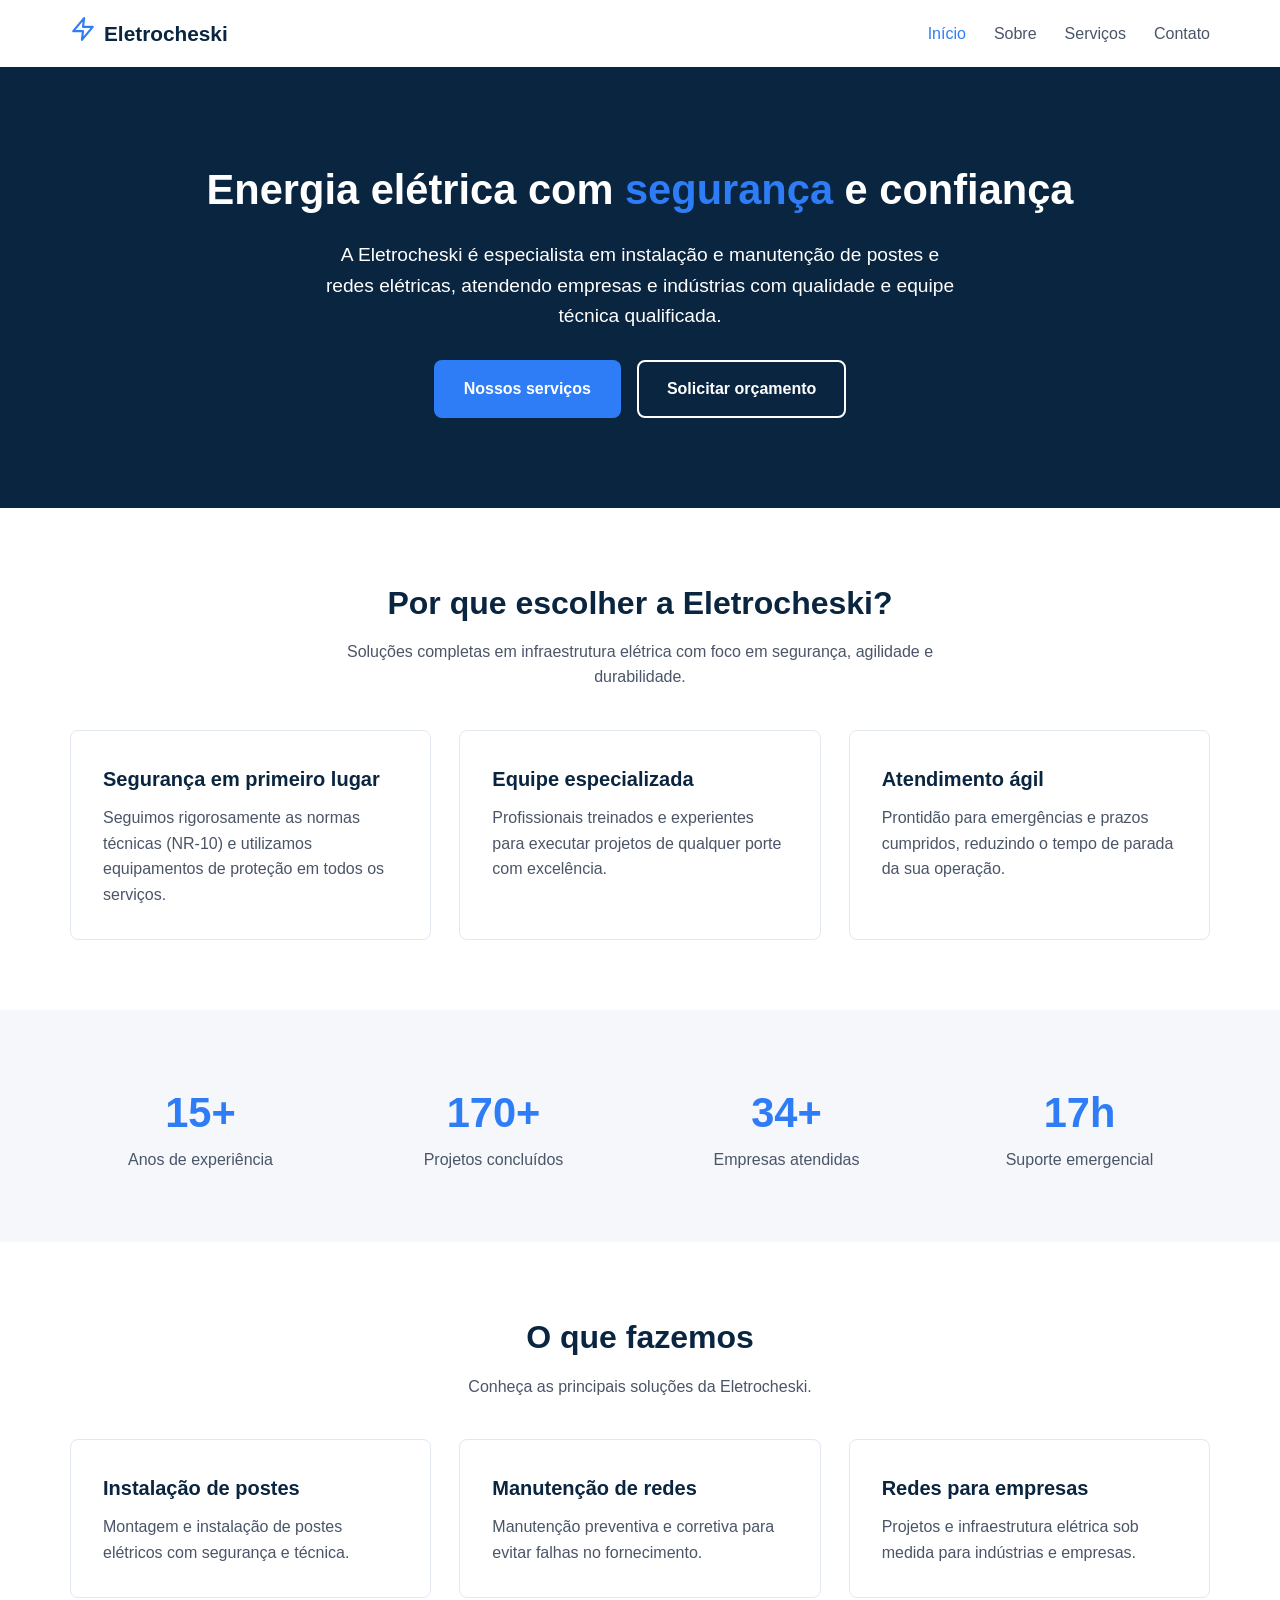
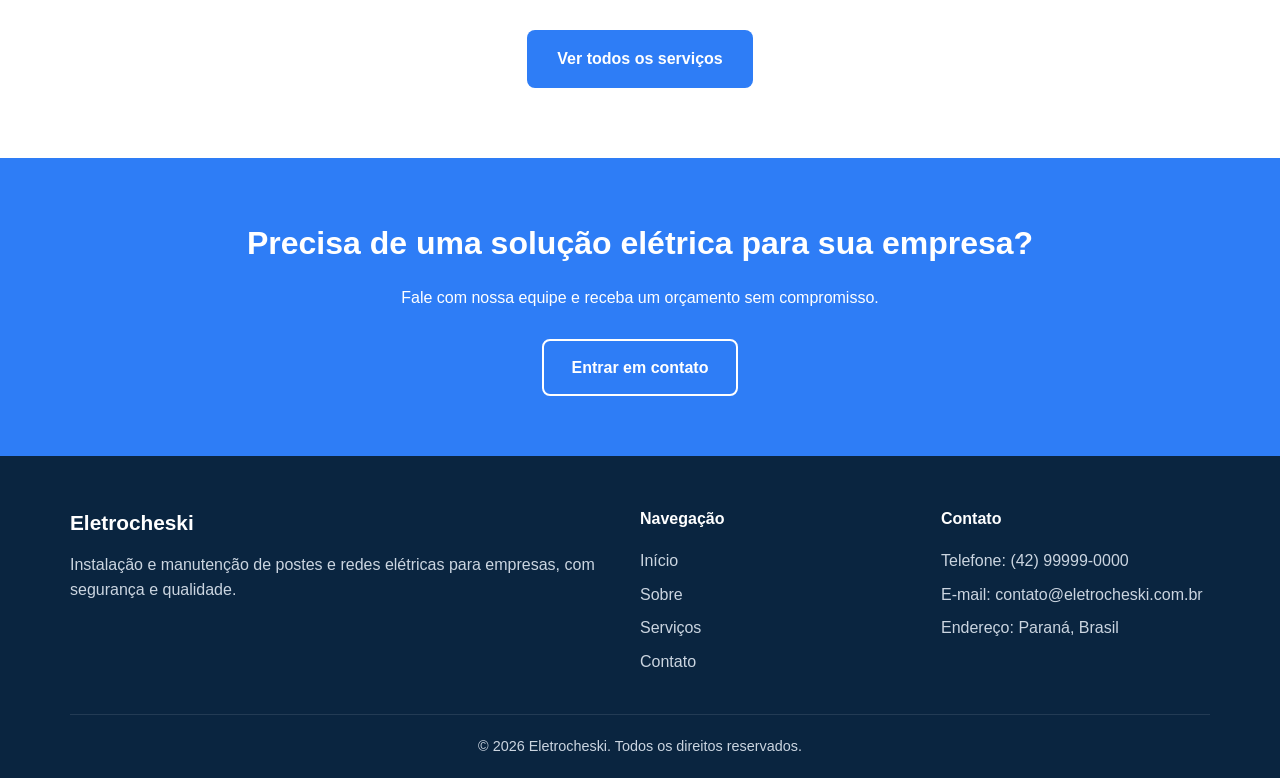
<file: index.html>
<!DOCTYPE html>
<html lang="pt-BR">
<head>
    <meta charset="UTF-8" />
    <meta name="viewport" content="width=device-width, initial-scale=1.0" />
    <title>Eletrocheski — Energia com segurança e confiança</title>
    <link rel="stylesheet" href="css/style.css" />
</head>
<body>
  <!--Cabeçalho -->
  <header class="cabecalho">
    <nav class="nav container" aria-label="Navegação principal">
      <a href="index.html" class="nav__logo">
        <span class="nav__logo-icone">
          <svg viewBox="0 0 24 24" fill="none" stroke="currentColor" stroke-width="2" stroke-linecap="round" stroke-linejoin="round"><polygon points="13 2 3 14 12 14 11 22 21 10 12 10 13 2"></polygon></svg>
        </span> Eletrocheski
      </a>
      <button class="nav__toggle" aria-label="Abrir menu" aria-expanded="false">
        <span></span><span></span><span></span>
      </button>
      <ul class="nav__lista">
        <li class="nav__item"><a href="index.html" class="nav__link nav__link--ativo">Início</a></li>
        <li class="nav__item"><a href="sobre.html" class="nav__link">Sobre</a></li>
        <li class="nav__item"><a href="servicos.html" class="nav__link">Serviços</a></li>
        <li class="nav__item"><a href="contato.html" class="nav__link">Contato</a></li>
      </ul>
    </nav>
  </header>

  <main>
    <!--Hero-->
    <section class="hero">
      <div class="container">
        <h1 class="hero__titulo">Energia elétrica com <span class="destaque">segurança</span> e confiança</h1>
        <p class="hero__texto">
          A Eletrocheski é especialista em instalação e manutenção de postes e
          redes elétricas, atendendo empresas e indústrias com qualidade e
          equipe técnica qualificada.
        </p>
        <div class="hero__acoes">
          <a href="servicos.html" class="btn btn--primario">Nossos serviços</a>
          <a href="contato.html" class="btn btn--secundario">Solicitar orçamento</a>
        </div>
      </div>
    </section>

    <!--Diferenciais-->
    <section class="secao">
      <div class="container">
        <h2 class="secao__titulo">Por que escolher a Eletrocheski?</h2>
        <p class="secao__subtitulo">
          Soluções completas em infraestrutura elétrica com foco em segurança,
          agilidade e durabilidade.
        </p>
        <div class="grade">
          <article class="card revelar">
            <h3 class="card__titulo">Segurança em primeiro lugar</h3>
            <p class="card__texto">
              Seguimos rigorosamente as normas técnicas (NR-10) e utilizamos
              equipamentos de proteção em todos os serviços.
            </p>
          </article>
          <article class="card revelar">
            <h3 class="card__titulo">Equipe especializada</h3>
            <p class="card__texto">
              Profissionais treinados e experientes para executar projetos de
              qualquer porte com excelência.
            </p>
          </article>
          <article class="card revelar">
            <h3 class="card__titulo">Atendimento ágil</h3>
            <p class="card__texto">
              Prontidão para emergências e prazos cumpridos, reduzindo o tempo
              de parada da sua operação.
            </p>
          </article>
        </div>
      </div>
    </section>

    <!--Estatísticas-->
    <section class="secao secao--alt">
      <div class="container">
        <div class="stats">
          <div class="stat">
            <p class="stat__numero" data-alvo="15" data-sufixo="+">0</p>
            <p class="stat__rotulo">Anos de experiência</p>
          </div>
          <div class="stat">
            <p class="stat__numero" data-alvo="500" data-sufixo="+">0</p>
            <p class="stat__rotulo">Projetos concluídos</p>
          </div>
          <div class="stat">
            <p class="stat__numero" data-alvo="80" data-sufixo="+">0</p>
            <p class="stat__rotulo">Empresas atendidas</p>
          </div>
          <div class="stat">
            <p class="stat__numero" data-alvo="24" data-sufixo="h">0</p>
            <p class="stat__rotulo">Suporte emergencial</p>
          </div>
        </div>
      </div>
    </section>

    <!--Resumo dos serviços-->
    <section class="secao">
      <div class="container">
        <h2 class="secao__titulo">O que fazemos</h2>
        <p class="secao__subtitulo">Conheça as principais soluções da Eletrocheski.</p>
        <div class="grade">
          <article class="card revelar">
            <h3 class="card__titulo">Instalação de postes</h3>
            <p class="card__texto">Montagem e instalação de postes elétricos com segurança e técnica.</p>
          </article>
          <article class="card revelar">
            <h3 class="card__titulo">Manutenção de redes</h3>
            <p class="card__texto">Manutenção preventiva e corretiva para evitar falhas no fornecimento.</p>
          </article>
          <article class="card revelar">
            <h3 class="card__titulo">Redes para empresas</h3>
            <p class="card__texto">Projetos e infraestrutura elétrica sob medida para indústrias e empresas.</p>
          </article>
        </div>
        <p style="text-align:center; margin-top:2rem;">
          <a href="servicos.html" class="btn btn--primario">Ver todos os serviços</a>
        </p>
      </div>
    </section>

    <!--CTA-->
    <section class="cta">
      <div class="container">
        <h2>Precisa de uma solução elétrica para sua empresa?</h2>
        <p>Fale com nossa equipe e receba um orçamento sem compromisso.</p>
        <a href="contato.html" class="btn btn--secundario">Entrar em contato</a>
      </div>
    </section>
  </main>

  <!--Rodapé-->
  <footer class="rodape">
    <div class="container rodape__grid">
      <div>
        <p class="rodape__logo">Eletrocheski</p>
        <p>Instalação e manutenção de postes e redes elétricas para empresas, com segurança e qualidade.</p>
      </div>
      <div>
        <h4>Navegação</h4>
        <ul class="rodape__lista">
          <li><a href="index.html">Início</a></li>
          <li><a href="sobre.html">Sobre</a></li>
          <li><a href="servicos.html">Serviços</a></li>
          <li><a href="contato.html">Contato</a></li>
        </ul>
      </div>
      <div>
        <h4>Contato</h4>
        <ul class="rodape__lista">
          <li>Telefone: (42) 99999-0000</li>
          <li>E-mail: contato@eletrocheski.com.br</li>
          <li>Endereço: Paraná, Brasil</li>
        </ul>
      </div>
    </div>
    <div class="container rodape__base">
      <p>&copy; <span id="ano-atual">2026</span> Eletrocheski. Todos os direitos reservados.</p>
    </div>
  </footer>

  <button class="voltar-topo" aria-label="Voltar ao topo">&uarr;</button>
  <script src="js/main.js"></script>
</body>
</html>
</file>
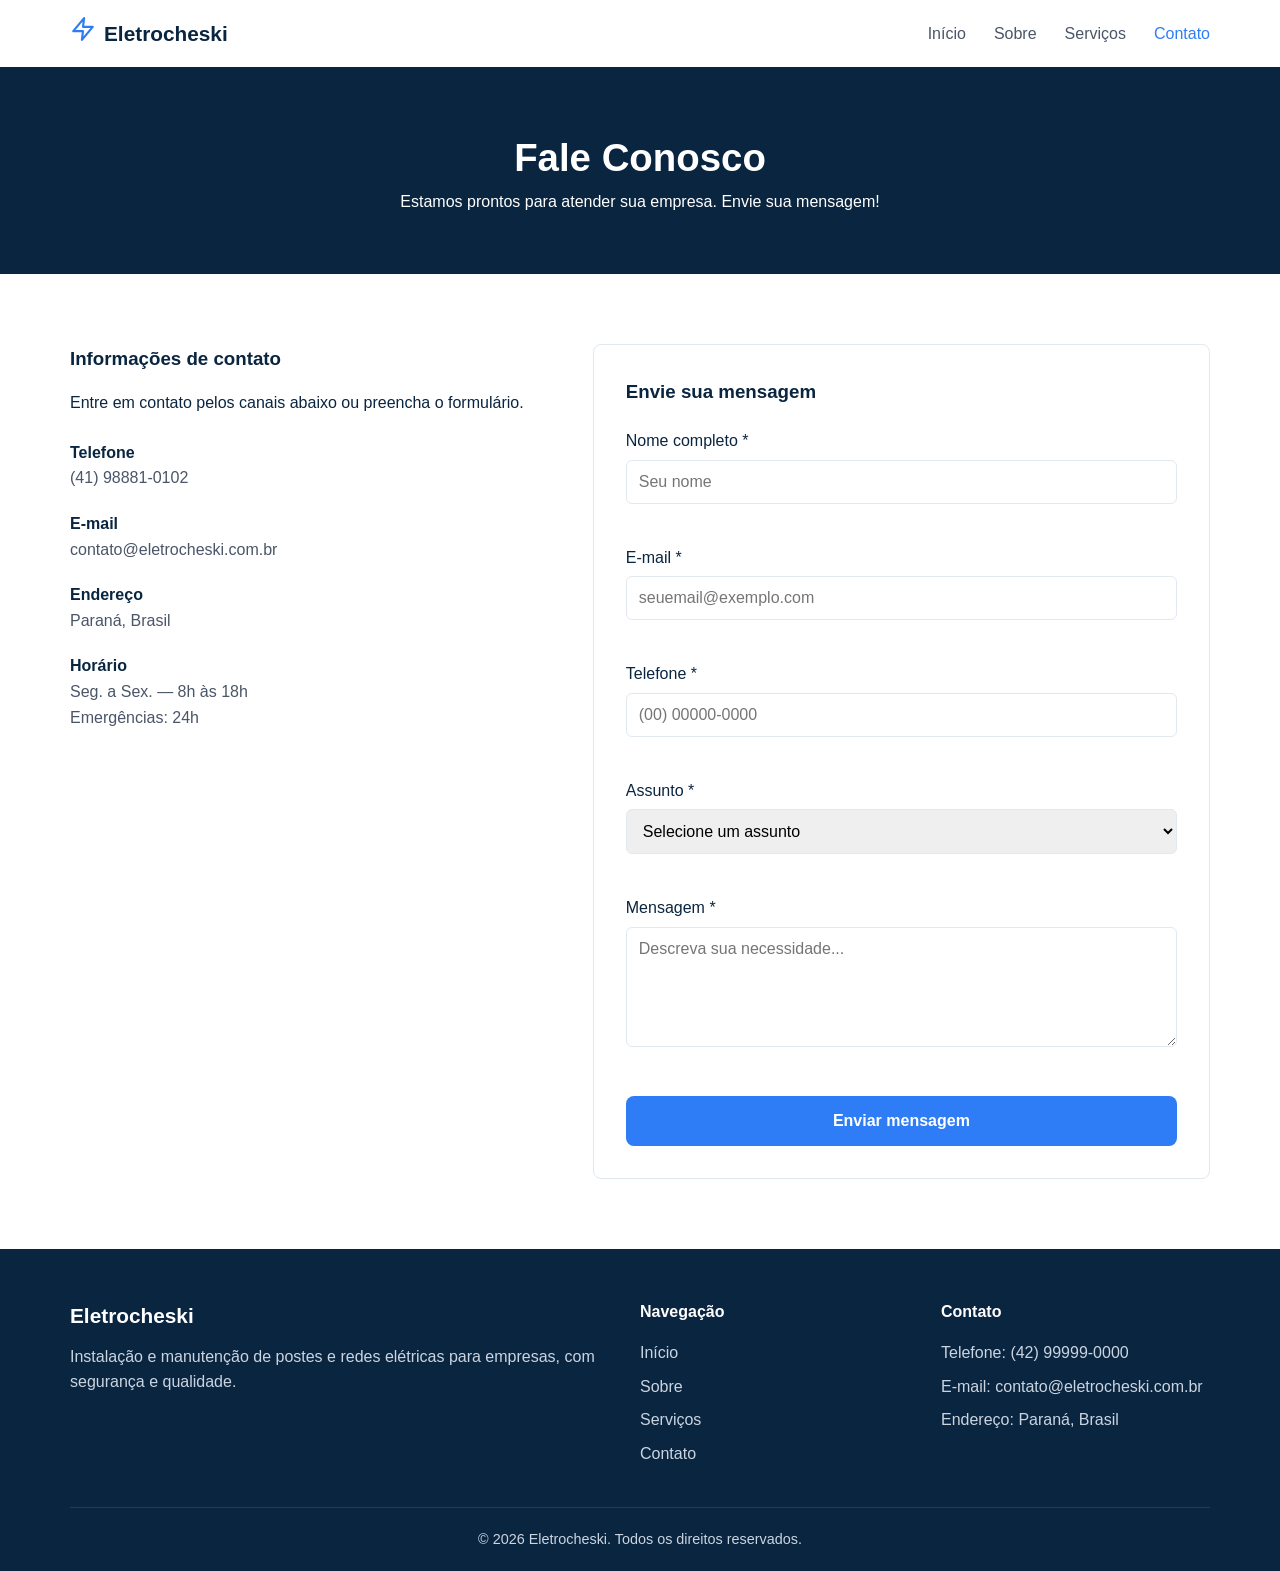
<file: contato.html>
<!DOCTYPE html>
<html lang="pt-BR">
<head>
  <meta charset="UTF-8" />
  <meta name="viewport" content="width=device-width, initial-scale=1.0" />
  <meta name="description" content="Entre em contato com a Eletrocheski. Solicite orçamentos para instalação e manutenção de redes elétricas e postes." />
  <title>Contato — Eletrocheski</title>
  <link rel="stylesheet" href="css/style.css" />
</head>
<body>
  <!--Cabeçalho-->
  <header class="cabecalho">
    <nav class="nav container" aria-label="Navegação principal">
      <a href="index.html" class="nav__logo">
        <span class="nav__logo-icone">
          <svg viewBox="0 0 24 24" fill="none" stroke="currentColor" stroke-width="2" stroke-linecap="round" stroke-linejoin="round"><polygon points="13 2 3 14 12 14 11 22 21 10 12 10 13 2"></polygon></svg>
        </span> Eletrocheski
      </a>
      <button class="nav__toggle" aria-label="Abrir menu" aria-expanded="false">
        <span></span><span></span><span></span>
      </button>
      <ul class="nav__lista">
        <li class="nav__item"><a href="index.html" class="nav__link">Início</a></li>
        <li class="nav__item"><a href="sobre.html" class="nav__link">Sobre</a></li>
        <li class="nav__item"><a href="servicos.html" class="nav__link">Serviços</a></li>
        <li class="nav__item"><a href="contato.html" class="nav__link nav__link--ativo">Contato</a></li>
      </ul>
    </nav>
  </header>

  <main>
    <!--Banner-->
    <section class="banner-pagina">
      <div class="container">
        <h1>Fale Conosco</h1>
        <p>Estamos prontos para atender sua empresa. Envie sua mensagem!</p>
      </div>
    </section>

    <!--Contato-->
    <section class="secao">
      <div class="container contato-grid">
        <!-- Informações de contato -->
        <div class="info-contato revelar">
          <h3>Informações de contato</h3>
          <p style="color:var(--cinza-texto); margin-bottom:1.5rem;">
            Entre em contato pelos canais abaixo ou preencha o formulário.
          </p>

          <div class="info-contato__item">
            <div>
              <strong>Telefone</strong>
              <span>(41) 98881-0102</span>
            </div>
          </div>
          <div class="info-contato__item">
            <div>
              <strong>E-mail</strong>
              <span>contato@eletrocheski.com.br</span>
            </div>
          </div>
          <div class="info-contato__item">
            <div>
              <strong>Endereço</strong>
              <span>Paraná, Brasil</span>
            </div>
          </div>
          <div class="info-contato__item">
            <div>
              <strong>Horário</strong>
              <span>Seg. a Sex. — 8h às 18h<br />Emergências: 24h</span>
            </div>
          </div>
        </div>

        <!-- Formulário -->
        <form class="formulario" id="form-contato" novalidate>
          <h3 style="margin-bottom:1.3rem;">Envie sua mensagem</h3>

          <!-- Mensagem de sucesso -->
          <div class="mensagem-sucesso" id="mensagem-sucesso" role="alert"></div>

          <div class="campo">
            <label for="nome">Nome completo *</label>
            <input type="text" id="nome" name="nome" placeholder="Seu nome" />
            <span class="campo__erro"></span>
          </div>

          <div class="campo">
            <label for="email">E-mail *</label>
            <input type="email" id="email" name="email" placeholder="seuemail@exemplo.com" />
            <span class="campo__erro"></span>
          </div>

          <div class="campo">
            <label for="telefone">Telefone *</label>
            <input type="tel" id="telefone" name="telefone" placeholder="(00) 00000-0000" />
            <span class="campo__erro"></span>
          </div>

          <div class="campo">
            <label for="assunto">Assunto *</label>
            <select id="assunto" name="assunto">
              <option value="">Selecione um assunto</option>
              <option value="orcamento">Solicitar orçamento</option>
              <option value="manutencao">Manutenção de rede</option>
              <option value="instalacao">Instalação de postes</option>
              <option value="emergencia">Atendimento emergencial</option>
              <option value="outro">Outro</option>
            </select>
            <span class="campo__erro"></span>
          </div>

          <div class="campo">
            <label for="mensagem">Mensagem *</label>
            <textarea id="mensagem" name="mensagem" placeholder="Descreva sua necessidade..."></textarea>
            <span class="campo__erro"></span>
          </div>

          <button type="submit" class="btn btn--primario" style="width:100%;">
            Enviar mensagem
          </button>
        </form>
      </div>
    </section>
  </main>

  <!--Rodapé-->
  <footer class="rodape">
    <div class="container rodape__grid">
      <div>
        <p class="rodape__logo">Eletrocheski</p>
        <p>Instalação e manutenção de postes e redes elétricas para empresas, com segurança e qualidade.</p>
      </div>
      <div>
        <h4>Navegação</h4>
        <ul class="rodape__lista">
          <li><a href="index.html">Início</a></li>
          <li><a href="sobre.html">Sobre</a></li>
          <li><a href="servicos.html">Serviços</a></li>
          <li><a href="contato.html">Contato</a></li>
        </ul>
      </div>
      <div>
        <h4>Contato</h4>
        <ul class="rodape__lista">
          <li>Telefone: (42) 99999-0000</li>
          <li>E-mail: contato@eletrocheski.com.br</li>
          <li>Endereço: Paraná, Brasil</li>
        </ul>
      </div>
    </div>
    <div class="container rodape__base">
      <p>&copy; <span id="ano-atual">2026</span> Eletrocheski. Todos os direitos reservados.</p>
    </div>
  </footer>

  <button class="voltar-topo" aria-label="Voltar ao topo">&uarr;</button>
  <script src="js/main.js"></script>
  <script src="js/contato.js"></script>
</body>
</html>
</file>
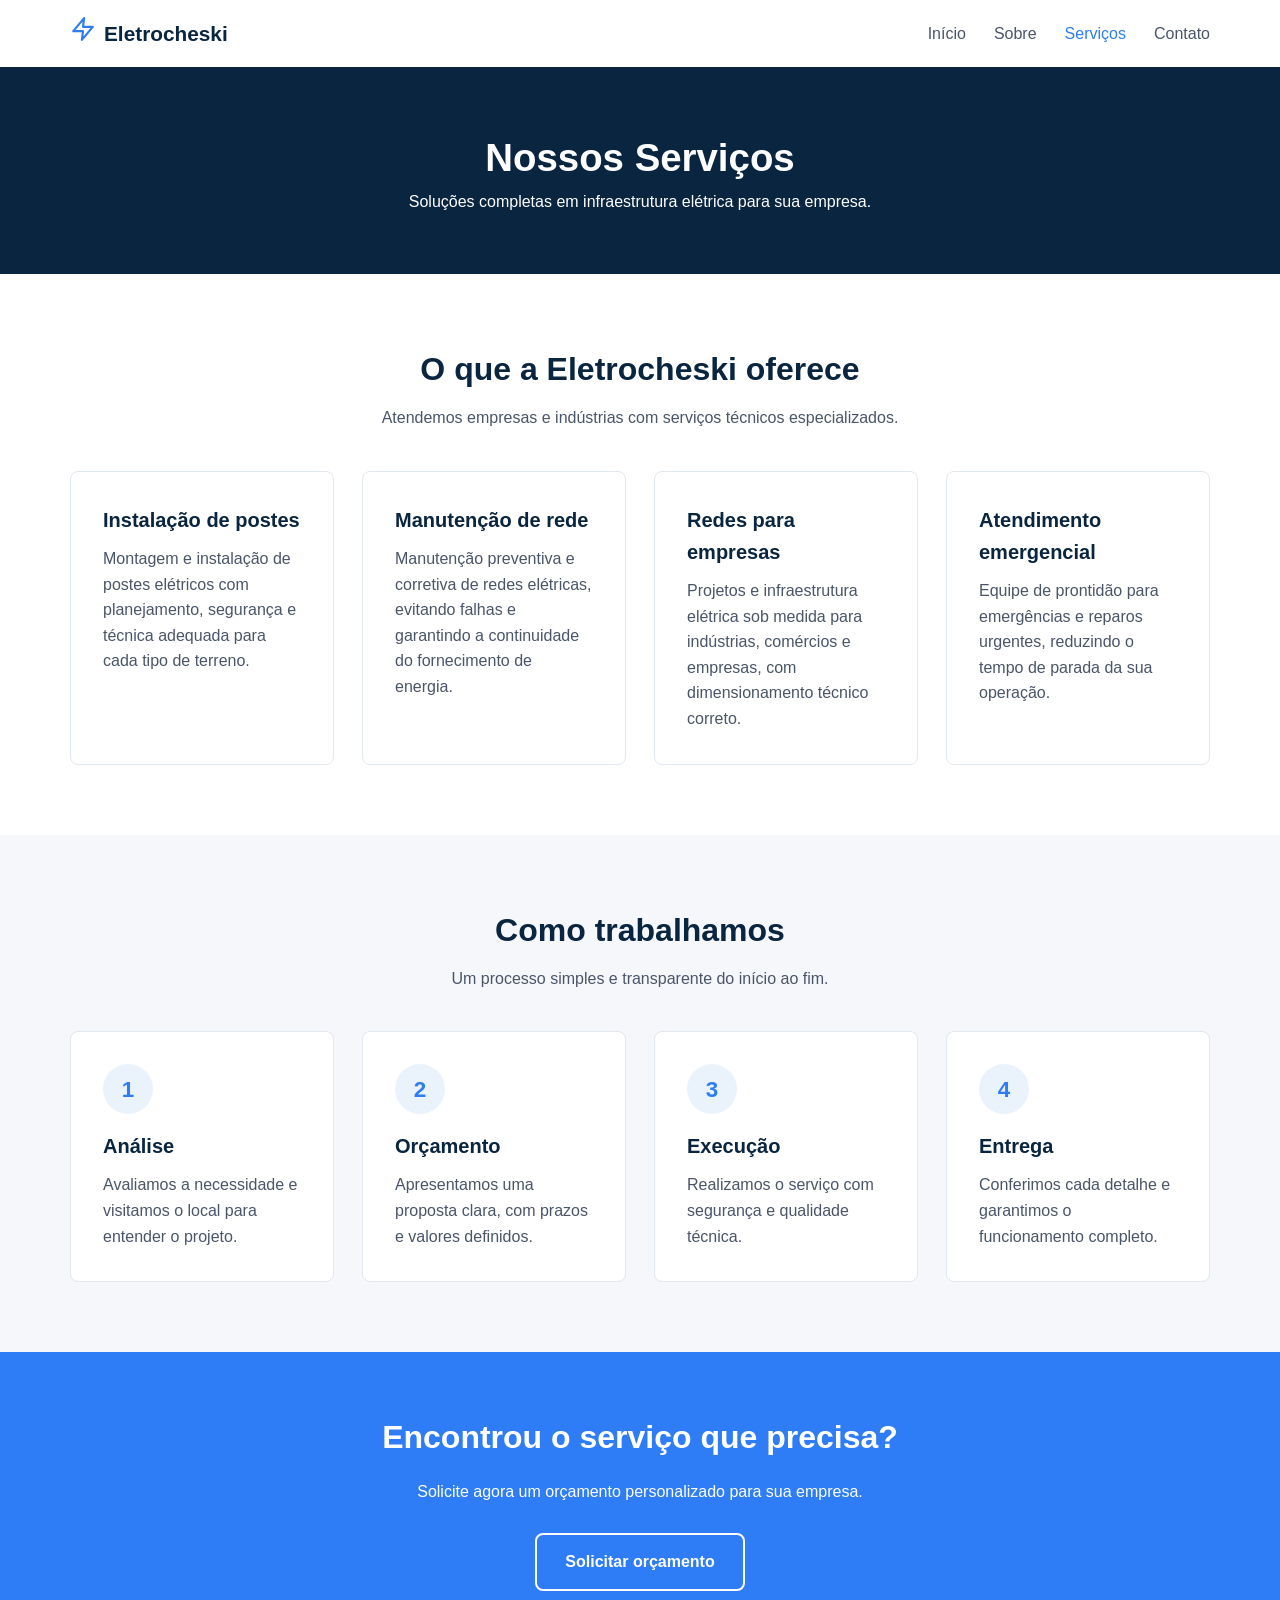
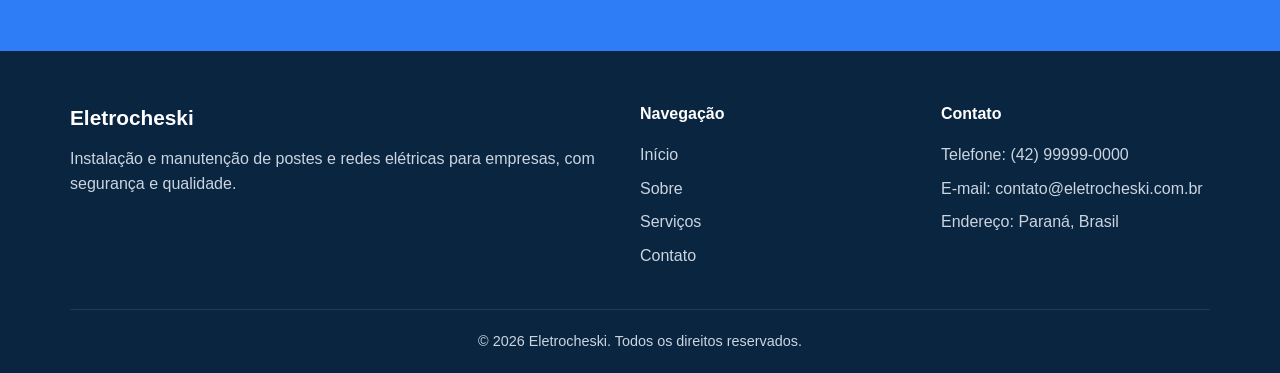
<file: servicos.html>
<!DOCTYPE html>
<html lang="pt-BR">
<head>
  <meta charset="UTF-8" />
  <meta name="viewport" content="width=device-width, initial-scale=1.0" />
  <meta name="description" content="Serviços da Eletrocheski: instalação de postes, manutenção de redes elétricas, infraestrutura para empresas e atendimento emergencial." />
  <title>Serviços — Eletrocheski</title>
  <link rel="stylesheet" href="css/style.css" />
</head>
<body>
  <!--Cabeçalho-->
  <header class="cabecalho">
    <nav class="nav container" aria-label="Navegação principal">
      <a href="index.html" class="nav__logo">
        <span class="nav__logo-icone">
          <svg viewBox="0 0 24 24" fill="none" stroke="currentColor" stroke-width="2" stroke-linecap="round" stroke-linejoin="round"><polygon points="13 2 3 14 12 14 11 22 21 10 12 10 13 2"></polygon></svg>
        </span> Eletrocheski
      </a>
      <button class="nav__toggle" aria-label="Abrir menu" aria-expanded="false">
        <span></span><span></span><span></span>
      </button>
      <ul class="nav__lista">
        <li class="nav__item"><a href="index.html" class="nav__link">Início</a></li>
        <li class="nav__item"><a href="sobre.html" class="nav__link">Sobre</a></li>
        <li class="nav__item"><a href="servicos.html" class="nav__link nav__link--ativo">Serviços</a></li>
        <li class="nav__item"><a href="contato.html" class="nav__link">Contato</a></li>
      </ul>
    </nav>
  </header>

  <main>
    <!--Banner-->
    <section class="banner-pagina">
      <div class="container">
        <h1>Nossos Serviços</h1>
        <p>Soluções completas em infraestrutura elétrica para sua empresa.</p>
      </div>
    </section>

    <!--Lista de serviços-->
    <section class="secao">
      <div class="container">
        <h2 class="secao__titulo">O que a Eletrocheski oferece</h2>
        <p class="secao__subtitulo">
          Atendemos empresas e indústrias com serviços técnicos especializados.
        </p>
        <div class="grade">
          <article class="card revelar">
            <h3 class="card__titulo">Instalação de postes</h3>
            <p class="card__texto">
              Montagem e instalação de postes elétricos com planejamento,
              segurança e técnica adequada para cada tipo de terreno.
            </p>
          </article>

          <article class="card revelar">
            <h3 class="card__titulo">Manutenção de rede</h3>
            <p class="card__texto">
              Manutenção preventiva e corretiva de redes elétricas, evitando
              falhas e garantindo a continuidade do fornecimento de energia.
            </p>
          </article>

          <article class="card revelar">
            <h3 class="card__titulo">Redes para empresas</h3>
            <p class="card__texto">
              Projetos e infraestrutura elétrica sob medida para indústrias,
              comércios e empresas, com dimensionamento técnico correto.
            </p>
          </article>

          <article class="card revelar">
            <h3 class="card__titulo">Atendimento emergencial</h3>
            <p class="card__texto">
              Equipe de prontidão para emergências e reparos urgentes,
              reduzindo o tempo de parada da sua operação.
            </p>
          </article>
        </div>
      </div>
    </section>

    <!--Como trabalhamos-->
    <section class="secao secao--alt">
      <div class="container">
        <h2 class="secao__titulo">Como trabalhamos</h2>
        <p class="secao__subtitulo">Um processo simples e transparente do início ao fim.</p>
        <div class="grade">
          <article class="card revelar">
            <div class="card__icone">1</div>
            <h3 class="card__titulo">Análise</h3>
            <p class="card__texto">Avaliamos a necessidade e visitamos o local para entender o projeto.</p>
          </article>
          <article class="card revelar">
            <div class="card__icone">2</div>
            <h3 class="card__titulo">Orçamento</h3>
            <p class="card__texto">Apresentamos uma proposta clara, com prazos e valores definidos.</p>
          </article>
          <article class="card revelar">
            <div class="card__icone">3</div>
            <h3 class="card__titulo">Execução</h3>
            <p class="card__texto">Realizamos o serviço com segurança e qualidade técnica.</p>
          </article>
          <article class="card revelar">
            <div class="card__icone">4</div>
            <h3 class="card__titulo">Entrega</h3>
            <p class="card__texto">Conferimos cada detalhe e garantimos o funcionamento completo.</p>
          </article>
        </div>
      </div>
    </section>

    <!--CTA-->
    <section class="cta">
      <div class="container">
        <h2>Encontrou o serviço que precisa?</h2>
        <p>Solicite agora um orçamento personalizado para sua empresa.</p>
        <a href="contato.html" class="btn btn--secundario">Solicitar orçamento</a>
      </div>
    </section>
  </main>

  <!--Rodapé-->
  <footer class="rodape">
    <div class="container rodape__grid">
      <div>
        <p class="rodape__logo">Eletrocheski</p>
        <p>Instalação e manutenção de postes e redes elétricas para empresas, com segurança e qualidade.</p>
      </div>
      <div>
        <h4>Navegação</h4>
        <ul class="rodape__lista">
          <li><a href="index.html">Início</a></li>
          <li><a href="sobre.html">Sobre</a></li>
          <li><a href="servicos.html">Serviços</a></li>
          <li><a href="contato.html">Contato</a></li>
        </ul>
      </div>
      <div>
        <h4>Contato</h4>
        <ul class="rodape__lista">
          <li>Telefone: (42) 99999-0000</li>
          <li>E-mail: contato@eletrocheski.com.br</li>
          <li>Endereço: Paraná, Brasil</li>
        </ul>
      </div>
    </div>
    <div class="container rodape__base">
      <p>&copy; <span id="ano-atual">2026</span> Eletrocheski. Todos os direitos reservados.</p>
    </div>
  </footer>

  <button class="voltar-topo" aria-label="Voltar ao topo">&uarr;</button>
  <script src="js/main.js"></script>
</body>
</html>
</file>
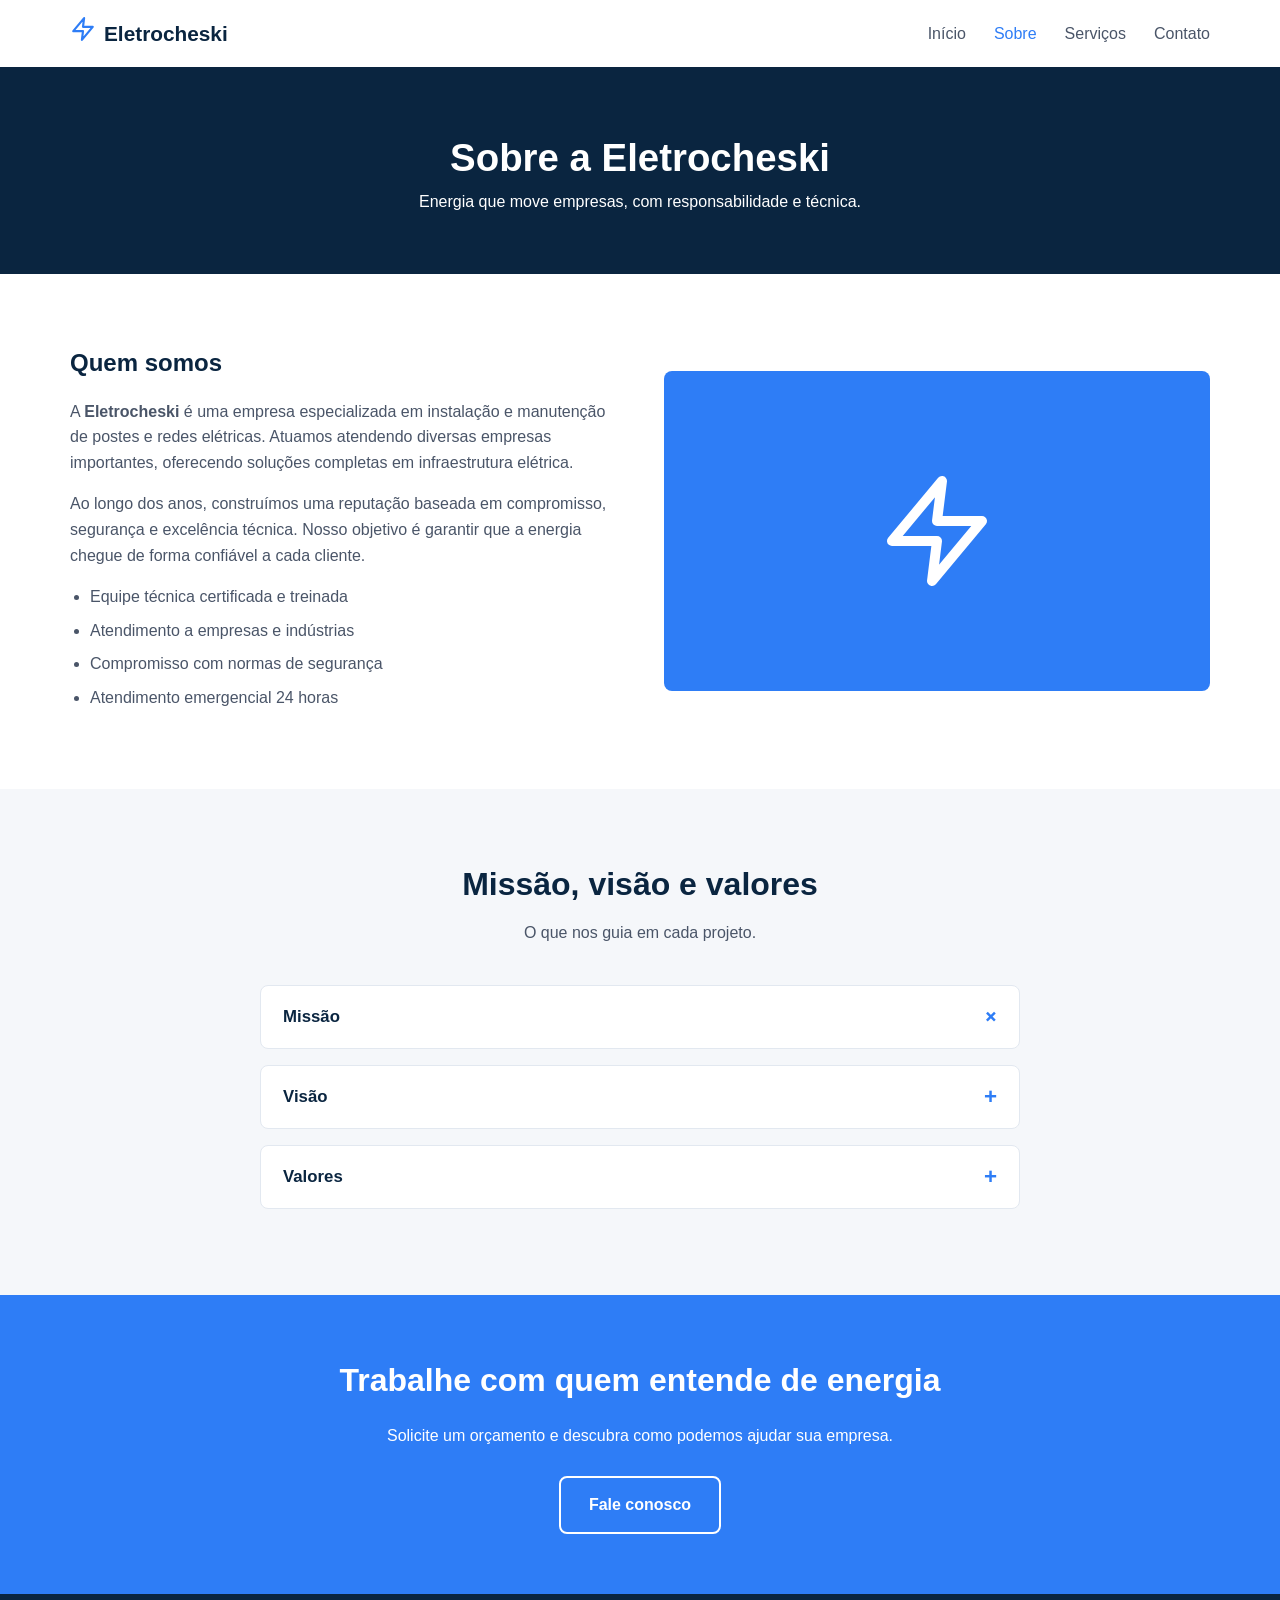
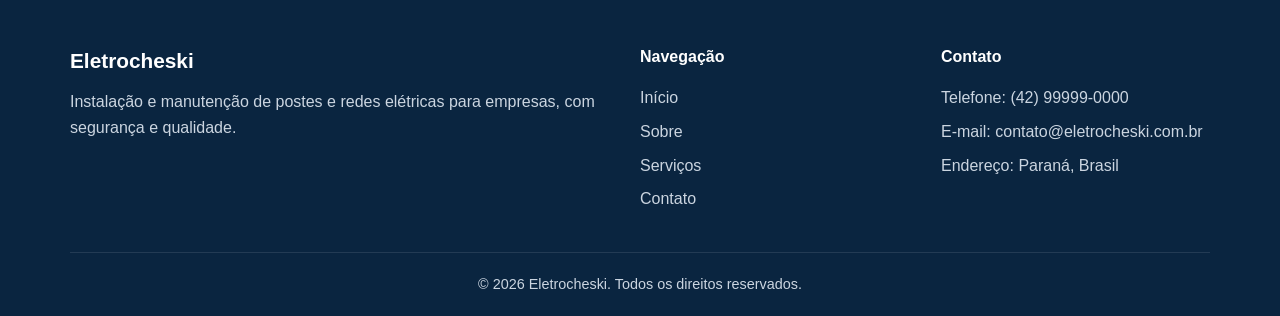
<file: sobre.html>
<!DOCTYPE html>
<html lang="pt-BR">
<head>
  <meta charset="UTF-8" />
  <meta name="viewport" content="width=device-width, initial-scale=1.0" />
  <meta name="description" content="Conheça a Eletrocheski: história, missão e valores de uma empresa especializada em redes elétricas e instalação de postes." />
  <title>Sobre — Eletrocheski</title>
  <link rel="stylesheet" href="css/style.css" />
</head>
<body>
  <!--Cabeçalho-->
  <header class="cabecalho">
    <nav class="nav container" aria-label="Navegação principal">
      <a href="index.html" class="nav__logo">
        <span class="nav__logo-icone">
          <svg viewBox="0 0 24 24" fill="none" stroke="currentColor" stroke-width="2" stroke-linecap="round" stroke-linejoin="round"><polygon points="13 2 3 14 12 14 11 22 21 10 12 10 13 2"></polygon></svg>
        </span> Eletrocheski
      </a>
      <button class="nav__toggle" aria-label="Abrir menu" aria-expanded="false">
        <span></span><span></span><span></span>
      </button>
      <ul class="nav__lista">
        <li class="nav__item"><a href="index.html" class="nav__link">Início</a></li>
        <li class="nav__item"><a href="sobre.html" class="nav__link nav__link--ativo">Sobre</a></li>
        <li class="nav__item"><a href="servicos.html" class="nav__link">Serviços</a></li>
        <li class="nav__item"><a href="contato.html" class="nav__link">Contato</a></li>
      </ul>
    </nav>
  </header>

  <main>
    <!--Banner-->
    <section class="banner-pagina">
      <div class="container">
        <h1>Sobre a Eletrocheski</h1>
        <p>Energia que move empresas, com responsabilidade e técnica.</p>
      </div>
    </section>

    <!-- ============ Quem somos ============ -->
    <section class="secao">
      <div class="container sobre-grid">
        <div class="revelar">
          <h2>Quem somos</h2>
          <p>
            A <strong>Eletrocheski</strong> é uma empresa especializada em
            instalação e manutenção de postes e redes elétricas. Atuamos
            atendendo diversas empresas importantes, oferecendo soluções
            completas em infraestrutura elétrica.
          </p>
          <p>
            Ao longo dos anos, construímos uma reputação baseada em
            compromisso, segurança e excelência técnica. Nosso objetivo é
            garantir que a energia chegue de forma confiável a cada cliente.
          </p>
          <ul class="lista-check">
            <li>Equipe técnica certificada e treinada</li>
            <li>Atendimento a empresas e indústrias</li>
            <li>Compromisso com normas de segurança</li>
            <li>Atendimento emergencial 24 horas</li>
          </ul>
        </div>
        <div class="bloco-imagem revelar" aria-hidden="true">
          <svg viewBox="0 0 24 24" fill="none" stroke="currentColor" stroke-width="2" stroke-linecap="round" stroke-linejoin="round"><polygon points="13 2 3 14 12 14 11 22 21 10 12 10 13 2"></polygon></svg>
        </div>
      </div>
    </section>

    <!-- ============ Missão, visão e valores (acordeão) ============ -->
    <section class="secao secao--alt">
      <div class="container">
        <h2 class="secao__titulo">Missão, visão e valores</h2>
        <p class="secao__subtitulo">O que nos guia em cada projeto.</p>

        <div class="acordeao">
          <div class="acordeao__item acordeao__item--aberto">
            <button class="acordeao__cabecalho">
              Missão <span class="acordeao__icone">+</span>
            </button>
            <div class="acordeao__corpo">
              <p>
                Fornecer soluções elétricas seguras e eficientes, garantindo
                qualidade e continuidade no fornecimento de energia para
                empresas de todos os portes.
              </p>
            </div>
          </div>

          <div class="acordeao__item">
            <button class="acordeao__cabecalho">
              Visão <span class="acordeao__icone">+</span>
            </button>
            <div class="acordeao__corpo">
              <p>
                Ser referência regional em serviços de instalação e manutenção
                de redes elétricas, reconhecida pela excelência técnica e pelo
                relacionamento de confiança com nossos clientes.
              </p>
            </div>
          </div>

          <div class="acordeao__item">
            <button class="acordeao__cabecalho">
              Valores <span class="acordeao__icone">+</span>
            </button>
            <div class="acordeao__corpo">
              <p>
                Segurança, responsabilidade, comprometimento, qualidade e
                respeito ao cliente. Esses são os princípios que orientam todas
                as nossas ações no dia a dia.
              </p>
            </div>
          </div>
        </div>
      </div>
    </section>

    <!-- ============ CTA ============ -->
    <section class="cta">
      <div class="container">
        <h2>Trabalhe com quem entende de energia</h2>
        <p>Solicite um orçamento e descubra como podemos ajudar sua empresa.</p>
        <a href="contato.html" class="btn btn--secundario">Fale conosco</a>
      </div>
    </section>
  </main>

  <!-- ============ Rodapé ============ -->
  <footer class="rodape">
    <div class="container rodape__grid">
      <div>
        <p class="rodape__logo">Eletrocheski</p>
        <p>Instalação e manutenção de postes e redes elétricas para empresas, com segurança e qualidade.</p>
      </div>
      <div>
        <h4>Navegação</h4>
        <ul class="rodape__lista">
          <li><a href="index.html">Início</a></li>
          <li><a href="sobre.html">Sobre</a></li>
          <li><a href="servicos.html">Serviços</a></li>
          <li><a href="contato.html">Contato</a></li>
        </ul>
      </div>
      <div>
        <h4>Contato</h4>
        <ul class="rodape__lista">
          <li>Telefone: (42) 99999-0000</li>
          <li>E-mail: contato@eletrocheski.com.br</li>
          <li>Endereço: Paraná, Brasil</li>
        </ul>
      </div>
    </div>
    <div class="container rodape__base">
      <p>&copy; <span id="ano-atual">2026</span> Eletrocheski. Todos os direitos reservados.</p>
    </div>
  </footer>

  <button class="voltar-topo" aria-label="Voltar ao topo">&uarr;</button>
  <script src="js/main.js"></script>
</body>
</html>
</file>
<file: css/style.css>
* {
  margin: 0;
  padding: 0;
  box-sizing: border-box;
}

html {
  scroll-behavior: smooth;
}

body {
  font-family: Arial, Helvetica, sans-serif;
  color: #0a2540;
  line-height: 1.6;
  background: #ffffff;
}

a {
  text-decoration: none;
  color: inherit;
}

ul {
  list-style: none;
}

/* Largura central */
.container {
  width: 90%;
  max-width: 1140px;
  margin: 0 auto;
}

/* Seções */
.secao {
  padding: 70px 0;
}

.secao--alt {
  background: #f5f7fa;
}

.secao__titulo {
  font-size: 2rem;
  text-align: center;
  margin-bottom: 10px;
}

.secao__subtitulo {
  text-align: center;
  color: #4a5568;
  max-width: 640px;
  margin: 0 auto 40px;
}

.destaque {
  color: #2e7df6;
}

/* Botões */
.btn {
  display: inline-block;
  padding: 14px 28px;
  border-radius: 8px;
  font-weight: bold;
  cursor: pointer;
  border: 2px solid transparent;
  font-size: 1rem;
}

.btn--primario {
  background: #2e7df6;
  color: #ffffff;
}

.btn--primario:hover {
  background: #14538a;
}

.btn--secundario {
  background: transparent;
  color: #ffffff;
  border-color: #ffffff;
}

.btn--secundario:hover {
  background: #ffffff;
  color: #0a2540;
}

/* Cabeçalho / Navegação */
.cabecalho {
  position: sticky;
  top: 0;
  z-index: 100;
  background: #ffffff;
}

.cabecalho--rolagem {
  box-shadow: 0 2px 8px rgba(0, 0, 0, 0.1);
}

.nav {
  display: flex;
  align-items: center;
  justify-content: space-between;
  padding: 16px 0;
}

.nav__logo {
  display: flex;
  align-items: center;
  gap: 8px;
  font-size: 1.3rem;
  font-weight: bold;
}

.nav__logo-icone {
  color: #2e7df6;
}

.nav__logo-icone svg {
  width: 26px;
  height: 26px;
}

.nav__lista {
  display: flex;
  gap: 28px;
}

.nav__link {
  font-weight: 500;
  color: #4a5568;
}

.nav__link:hover,
.nav__link--ativo {
  color: #2e7df6;
}

.nav__toggle {
  display: none;
  flex-direction: column;
  gap: 5px;
  background: none;
  border: none;
  cursor: pointer;
}

.nav__toggle span {
  width: 26px;
  height: 3px;
  background: #0a2540;
}

/* Banner principal (Hero) */
.hero {
  background: #0a2540;
  color: #ffffff;
  padding: 90px 0;
  text-align: center;
}

.hero__titulo {
  font-size: 2.6rem;
  margin-bottom: 16px;
}

.hero__texto {
  font-size: 1.2rem;
  max-width: 640px;
  margin: 0 auto 28px;
}

.hero__acoes {
  display: flex;
  gap: 16px;
  justify-content: center;
  flex-wrap: wrap;
}

/* Banner das páginas internas */
.banner-pagina {
  background: #0a2540;
  color: #ffffff;
  padding: 60px 0;
  text-align: center;
}

.banner-pagina h1 {
  font-size: 2.4rem;
}

/* Cards e grades */
.grade {
  display: grid;
  gap: 28px;
  grid-template-columns: repeat(auto-fit, minmax(260px, 1fr));
}

.card {
  background: #ffffff;
  border: 1px solid #e2e8f0;
  border-radius: 8px;
  padding: 32px;
}

.card:hover {
  box-shadow: 0 6px 16px rgba(0, 0, 0, 0.1);
}

/* Números das etapas (Como trabalhamos) */
.card__icone {
  width: 50px;
  height: 50px;
  border-radius: 50%;
  background: #eaf2fb;
  color: #2e7df6;
  display: flex;
  align-items: center;
  justify-content: center;
  font-size: 1.4rem;
  font-weight: bold;
  margin-bottom: 16px;
}

.card__titulo {
  font-size: 1.25rem;
  margin-bottom: 10px;
}

.card__texto {
  color: #4a5568;
}

/* Estatísticas */
.stats {
  display: grid;
  grid-template-columns: repeat(auto-fit, minmax(160px, 1fr));
  gap: 32px;
  text-align: center;
}

.stat__numero {
  font-size: 2.6rem;
  font-weight: bold;
  color: #2e7df6;
}

.stat__rotulo {
  color: #4a5568;
}

/* Sobre - duas colunas */
.sobre-grid {
  display: grid;
  grid-template-columns: 1fr 1fr;
  gap: 48px;
  align-items: center;
}

.sobre-grid h2 {
  margin-bottom: 16px;
}

.sobre-grid p {
  color: #4a5568;
  margin-bottom: 16px;
}

.lista-check {
  list-style: disc;
  padding-left: 20px;
  color: #4a5568;
}

.lista-check li {
  margin-bottom: 8px;
}

.bloco-imagem {
  background: #2e7df6;
  border-radius: 8px;
  min-height: 320px;
  display: flex;
  align-items: center;
  justify-content: center;
  color: #ffffff;
}

.bloco-imagem svg {
  width: 120px;
  height: 120px;
}

/* Acordeão (missão, visão e valores) */
.acordeao {
  max-width: 760px;
  margin: 0 auto;
}

.acordeao__item {
  border: 1px solid #e2e8f0;
  border-radius: 8px;
  margin-bottom: 16px;
  overflow: hidden;
  background: #ffffff;
}

.acordeao__cabecalho {
  width: 100%;
  text-align: left;
  background: none;
  border: none;
  padding: 18px 22px;
  font-size: 1.05rem;
  font-weight: bold;
  color: #0a2540;
  cursor: pointer;
  display: flex;
  justify-content: space-between;
  align-items: center;
}

.acordeao__icone {
  color: #2e7df6;
  font-size: 1.4rem;
}

.acordeao__item--aberto .acordeao__icone {
  transform: rotate(45deg);
}

.acordeao__corpo {
  max-height: 0;
  overflow: hidden;
  transition: max-height 0.3s;
}

.acordeao__corpo p {
  padding: 0 22px 18px;
  color: #4a5568;
}

/* Formulário de contato */
.contato-grid {
  display: grid;
  grid-template-columns: 1fr 1.3fr;
  gap: 48px;
}

.info-contato h3 {
  margin-bottom: 16px;
}

.info-contato__item {
  margin-bottom: 20px;
}

.info-contato__item strong {
  display: block;
  color: #0a2540;
}

.info-contato__item span {
  color: #4a5568;
}

.formulario {
  background: #ffffff;
  border: 1px solid #e2e8f0;
  border-radius: 8px;
  padding: 32px;
}

.campo {
  margin-bottom: 20px;
}

.campo label {
  display: block;
  margin-bottom: 6px;
  font-weight: 500;
}

.campo input,
.campo select,
.campo textarea {
  width: 100%;
  padding: 12px;
  border: 1px solid #e2e8f0;
  border-radius: 6px;
  font-size: 1rem;
  font-family: inherit;
}

.campo input:focus,
.campo select:focus,
.campo textarea:focus {
  outline: none;
  border-color: #2e7df6;
}

.campo textarea {
  resize: vertical;
  min-height: 120px;
}

/* Estados de erro */
.campo--erro input,
.campo--erro select,
.campo--erro textarea {
  border-color: #d12b2b;
}

.campo__erro {
  display: block;
  color: #d12b2b;
  font-size: 0.85rem;
  margin-top: 5px;
  min-height: 16px;
}

/* Mensagem de sucesso */
.mensagem-sucesso {
  background: #e6f7ee;
  border: 1px solid #1e8e54;
  color: #1e8e54;
  padding: 16px;
  border-radius: 6px;
  margin-bottom: 20px;
  font-weight: 500;
  display: none;
}

.mensagem-sucesso--visivel {
  display: block;
}

/* Chamada para ação (CTA) */
.cta {
  background: #2e7df6;
  color: #ffffff;
  text-align: center;
  padding: 60px 0;
}

.cta h2 {
  font-size: 2rem;
  margin-bottom: 16px;
}

.cta p {
  margin-bottom: 28px;
}

/* Rodapé */
.rodape {
  background: #0a2540;
  color: #cbd5e0;
  padding: 50px 0 20px;
}

.rodape__grid {
  display: grid;
  grid-template-columns: 2fr 1fr 1fr;
  gap: 32px;
  margin-bottom: 32px;
}

.rodape__logo {
  color: #ffffff;
  font-size: 1.3rem;
  font-weight: bold;
  margin-bottom: 12px;
}

.rodape h4 {
  color: #ffffff;
  margin-bottom: 16px;
}

.rodape__lista li {
  margin-bottom: 8px;
}

.rodape__lista a:hover {
  color: #2e7df6;
}

.rodape__base {
  border-top: 1px solid rgba(255, 255, 255, 0.1);
  padding-top: 20px;
  text-align: center;
  font-size: 0.9rem;
}

/* Botão voltar ao topo */
.voltar-topo {
  position: fixed;
  bottom: 25px;
  right: 25px;
  width: 48px;
  height: 48px;
  border-radius: 50%;
  background: #2e7df6;
  color: #ffffff;
  border: none;
  font-size: 1.4rem;
  cursor: pointer;
  display: none;
}

.voltar-topo--visivel {
  display: block;
}

/* Animação de entrada ao rolar */
.revelar {
  opacity: 0;
  transform: translateY(30px);
  transition: 0.6s;
}

.revelar--ativo {
  opacity: 1;
  transform: translateY(0);
}

/* Responsividade */
@media (max-width: 860px) {
  .sobre-grid,
  .contato-grid,
  .rodape__grid {
    grid-template-columns: 1fr;
  }

  .nav__toggle {
    display: flex;
  }

  .nav__lista {
    position: absolute;
    top: 100%;
    left: 0;
    right: 0;
    background: #ffffff;
    flex-direction: column;
    gap: 0;
    max-height: 0;
    overflow: hidden;
    box-shadow: 0 2px 8px rgba(0, 0, 0, 0.1);
    transition: max-height 0.3s;
  }

  .nav__lista--aberta {
    max-height: 320px;
  }

  .nav__item {
    width: 100%;
    border-bottom: 1px solid #e2e8f0;
  }

  .nav__link {
    display: block;
    padding: 16px 5%;
  }

  .hero__titulo {
    font-size: 2.1rem;
  }
}

@media (max-width: 480px) {
  .hero__acoes {
    flex-direction: column;
  }

  .btn {
    width: 100%;
    text-align: center;
  }
}
</file>
